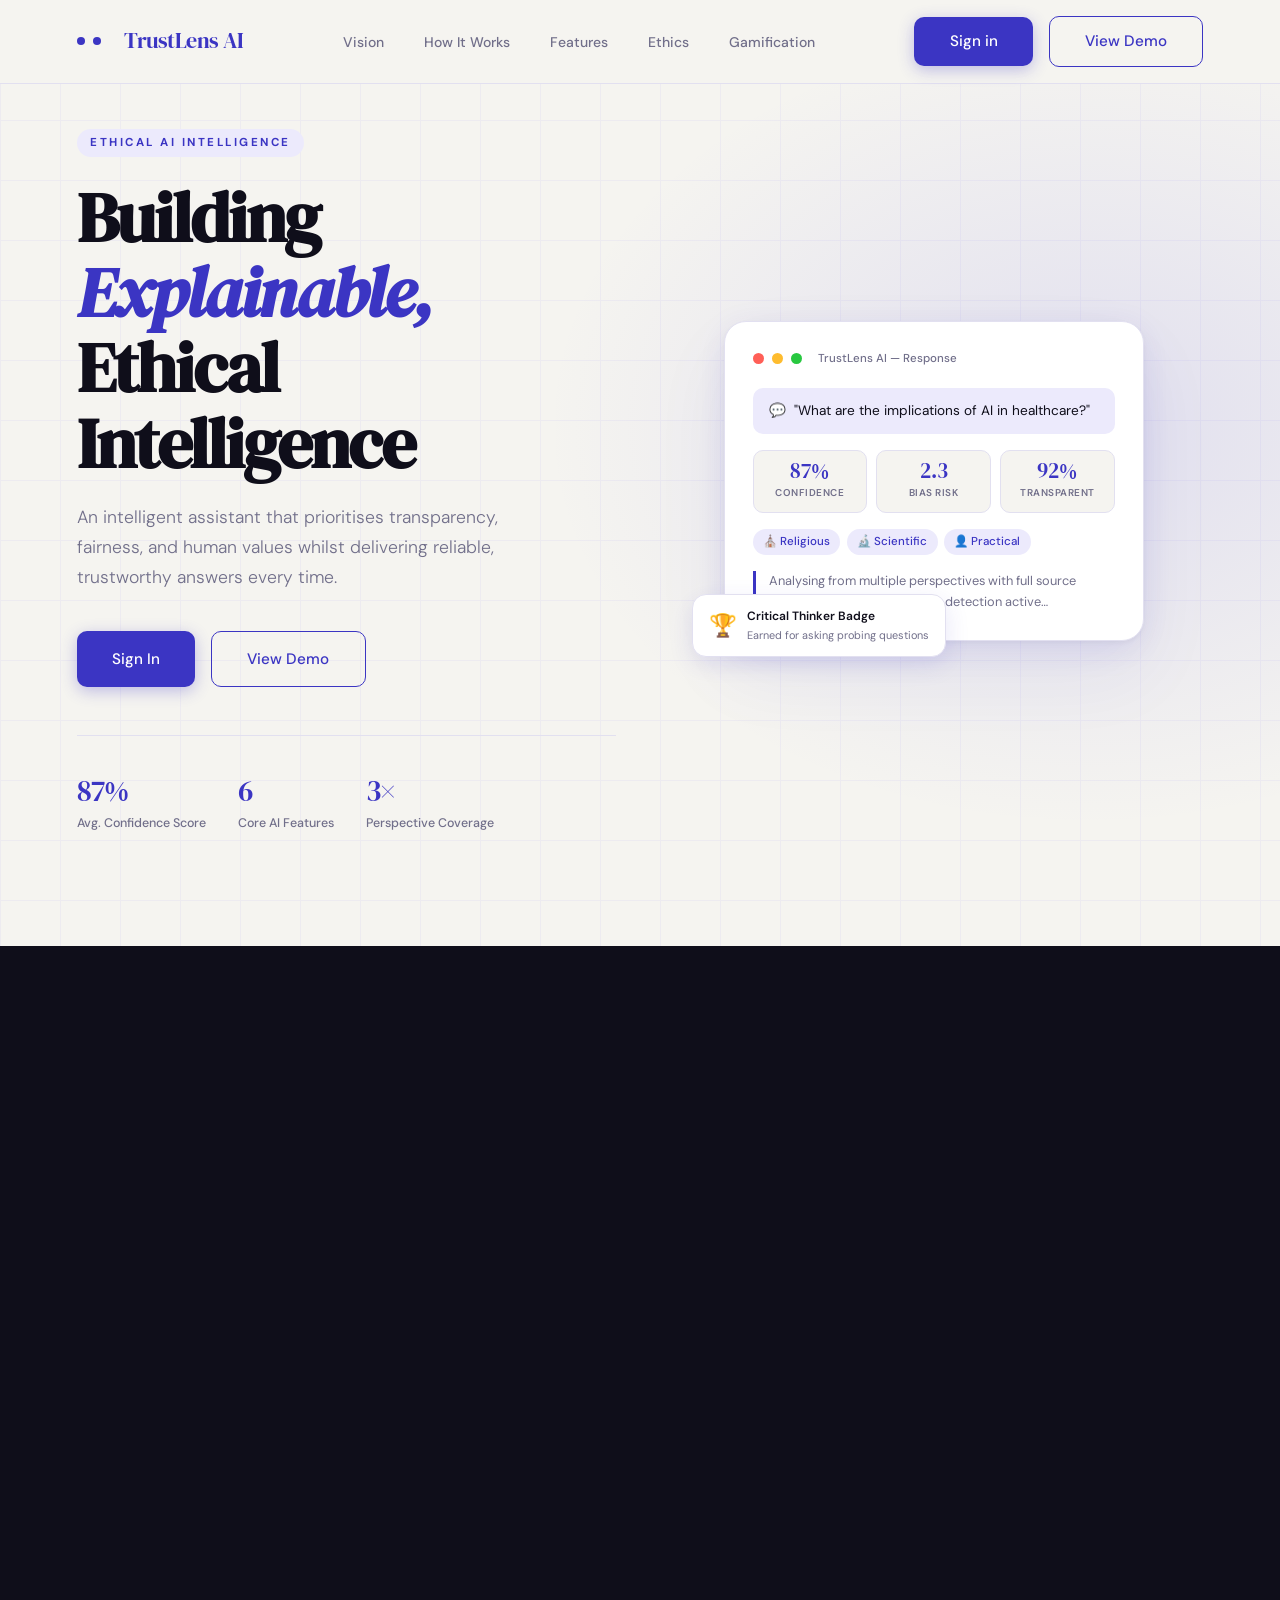
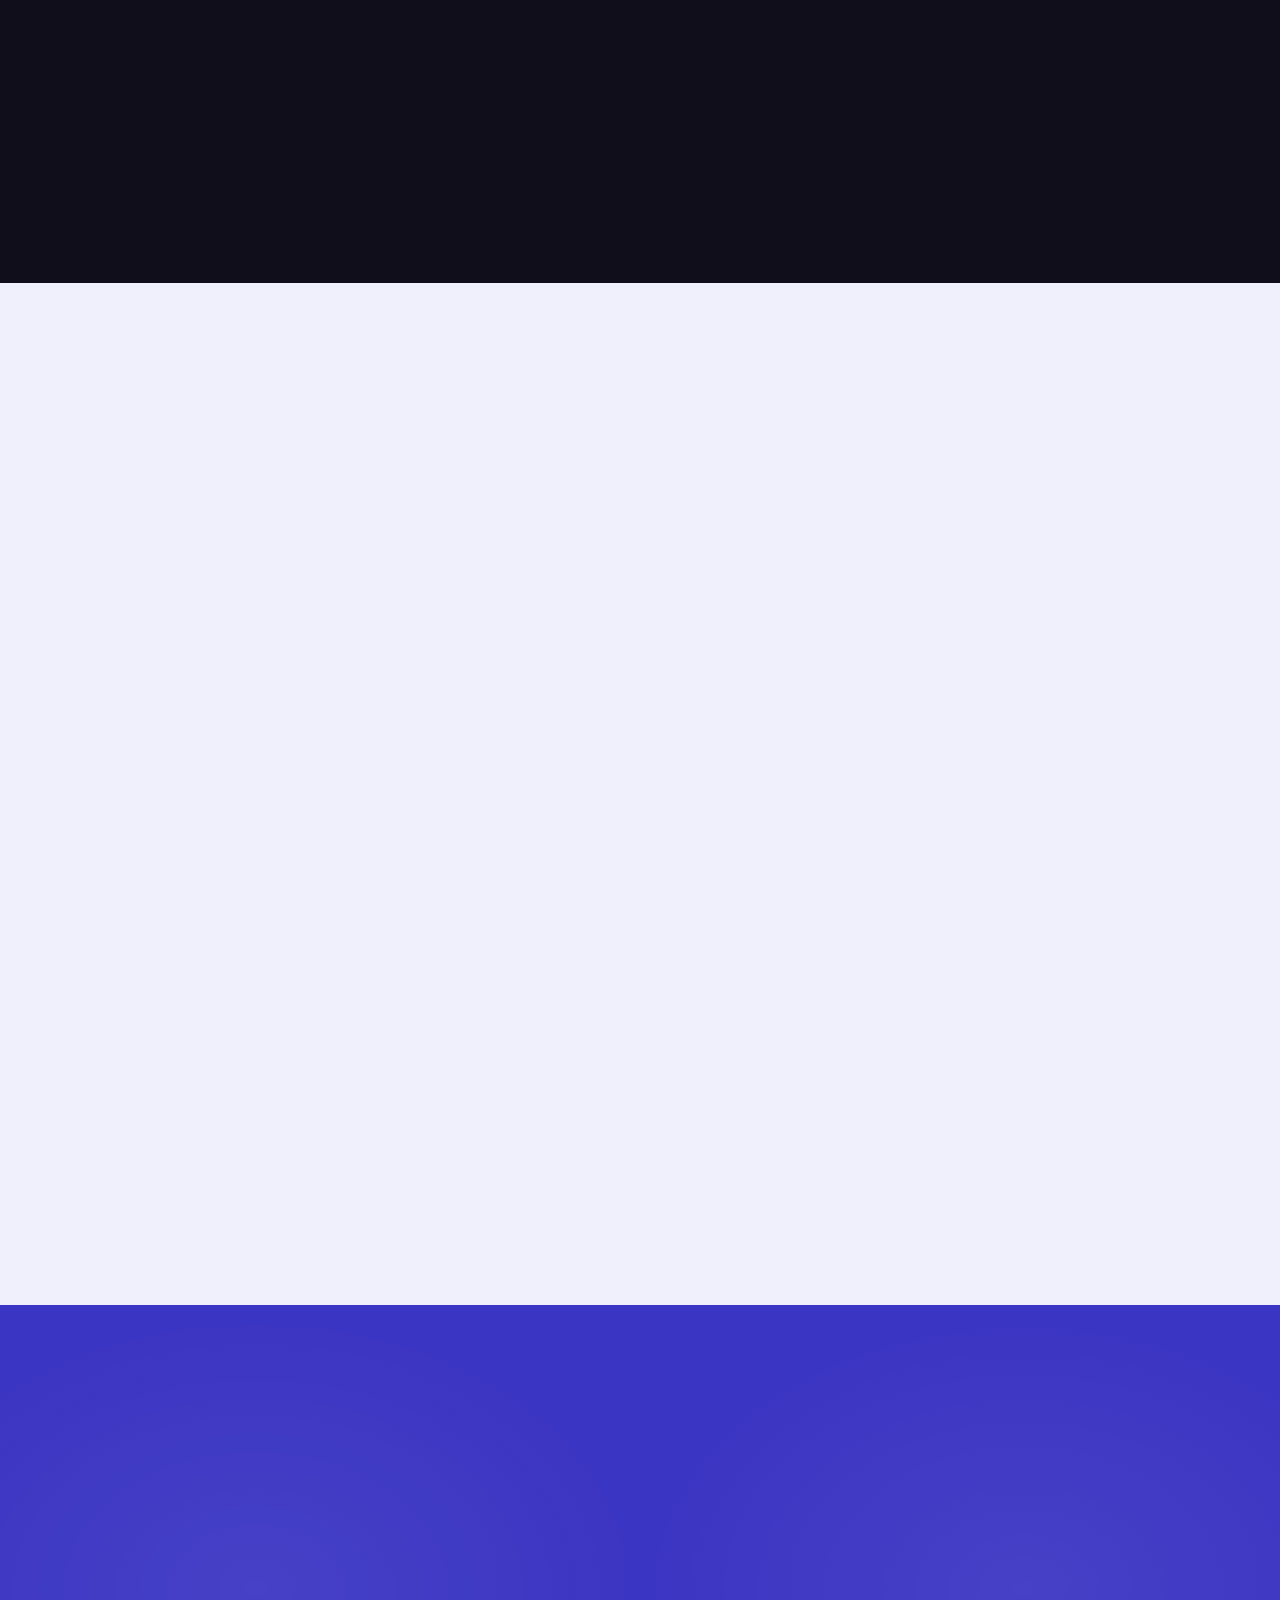
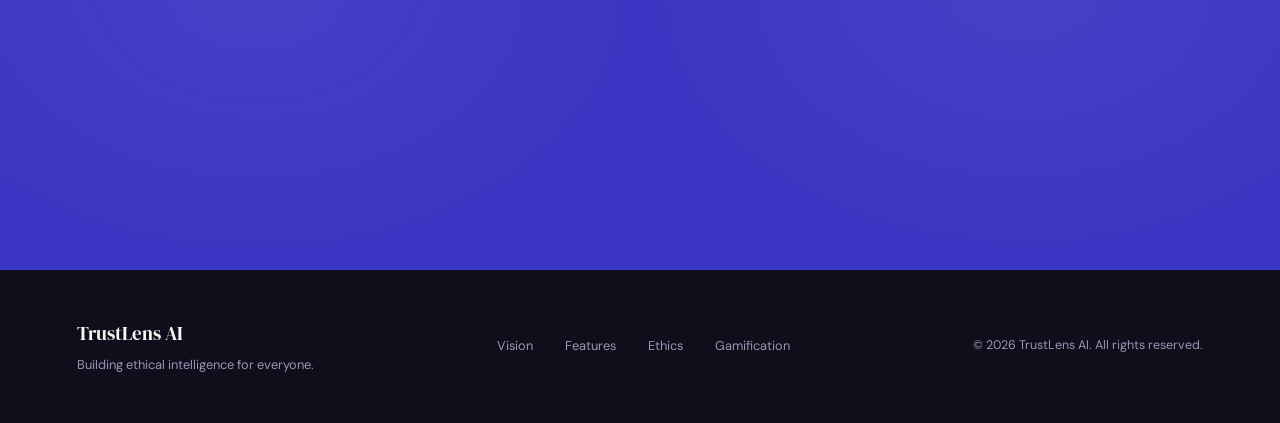
<file: index.html>
<!DOCTYPE html>
<html lang="en">
<head>
  <meta charset="UTF-8" />
  <meta name="viewport" content="width=device-width, initial-scale=1.0"/>
  <title>TrustLens AI — Explainable, Ethical Intelligence</title>
  <link href="https://fonts.googleapis.com/css2?family=DM+Serif+Display:ital@0;1&family=DM+Sans:opsz,wght@9..40,300;9..40,400;9..40,500;9..40,600;9..40,700&display=swap" rel="stylesheet"/>
  <link rel="stylesheet" href="style.css">
</head>
<body>

  <!-- ════════════ NAVBAR ════════════ -->
  <nav id="navbar">
    <div class="nav-logo">
      <div class="nav-logo-dot"></div>
     <li><a href="#vision">TrustLens AI</a></li> 
    </div>
    <ul class="nav-links">
      <li><a href="#vision">Vision</a></li>
      <li><a href="#how">How It Works</a></li>
      <li><a href="#features">Features</a></li>
      <li><a href="#ethics">Ethics</a></li>
      <li><a href="#gamification">Gamification</a></li>
    </ul>
    <div class="nav-right">
      <button class="btn-primary"><a href="sign in.html">Sign in</a></button>
    <button class="btn-outline"> <a href="TL AI demo.html">View Demo</a></button>
    </div>
    <button class="nav-hamburger" id="hamburger" aria-label="Menu">
      <span></span><span></span><span></span>
    </button>
  </nav>

  <!-- Mobile Menu -->
  <div class="mobile-menu" id="mobileMenu">
    <a href="#vision"        onclick="closeMobile()">Vision</a>
    <a href="#how"           onclick="closeMobile()">How It Works</a>
    <a href="#features"      onclick="closeMobile()">Features</a>
    <a href="#ethics"        onclick="closeMobile()">Ethics</a>
    <a href="#gamification"  onclick="closeMobile()">Gamification</a>
    <a href="#cta"           onclick="closeMobile()">Get Started</a>
  </div>

  <!-- ════════════ HERO ════════════ -->
  <section id="hero">
    <div class="hero-text reveal">
      <span class="eyebrow">Ethical AI Intelligence</span>
      <h1 class="hero-title">
        Building <em>Explainable,</em><br>Ethical Intelligence
      </h1>
      <p class="hero-desc">
        An intelligent assistant that prioritises transparency, fairness, and human values whilst delivering reliable, trustworthy answers every time.
      </p>
     <div class="hero-cta">
    <a href="sign in.html" class="btn-primary">Sign In</a>
    <a href="TL AI demo.html" class="btn-outline">View Demo</a>
</div>
      <div class="hero-stats">
        <div>
          <div class="hero-stat-num">87%</div>
          <div class="hero-stat-label">Avg. Confidence Score</div>
        </div>
        <div>
          <div class="hero-stat-num">6</div>
          <div class="hero-stat-label">Core AI Features</div>
        </div>
        <div>
          <div class="hero-stat-num">3×</div>
          <div class="hero-stat-label">Perspective Coverage</div>
        </div>
      </div>
    </div>

    <div class="hero-visual reveal" style="transition-delay:.15s">
      <div style="position:relative; width:100%; max-width:420px;">
        <div class="hero-card">
          <div class="card-topbar">
            <div class="win-dot" style="background:var(--red)"></div>
            <div class="win-dot" style="background:var(--yellow)"></div>
            <div class="win-dot" style="background:var(--green)"></div>
            <span class="card-label">TrustLens AI — Response</span>
          </div>
          <div class="card-query">
            💬 &nbsp;"What are the implications of AI in healthcare?"
          </div>
          <div class="card-metrics-row">
            <div class="c-metric">
              <div class="c-metric-val">87%</div>
              <div class="c-metric-name">Confidence</div>
            </div>
            <div class="c-metric">
              <div class="c-metric-val">2.3</div>
              <div class="c-metric-name">Bias Risk</div>
            </div>
            <div class="c-metric">
              <div class="c-metric-val">92%</div>
              <div class="c-metric-name">Transparent</div>
            </div>
          </div>
          <div class="card-persp">
            <span class="c-pill">⛪ Religious</span>
            <span class="c-pill">🔬 Scientific</span>
            <span class="c-pill">👤 Practical</span>
          </div>
          <div class="card-answer">
            Analysing from multiple perspectives with full source attribution and real-time bias detection active…
          </div>
        </div>
        <div class="hero-badge">
          <div class="hero-badge-icon">🏆</div>
          <div>
            <div class="hero-badge-text">Critical Thinker Badge</div>
            <div class="hero-badge-sub">Earned for asking probing questions</div>
          </div>
        </div>
      </div>
    </div>
  </section>

  <!-- ════════════ VISION ════════════ -->
  <section id="vision">
    <div class="vision-header reveal">
      <span class="eyebrow gold">Our Vision</span>
      <h2 class="sec-title">Intelligence That Respects<br>Human Values</h2>
      <p class="sec-sub">
        We're building an ethical, explainable, and context-aware intelligent assistant that goes beyond simple answers to ensure transparency, fairness, emotional understanding, and multiple perspectives.
      </p>
    </div>
    <div class="vision-grid">
      <div class="vision-card reveal">
        <div class="v-icon">🔍</div>
        <h3>Transparency</h3>
        <p>Clear explanations of how answers are generated and why specific conclusions are reached — always open, never a black box.</p>
      </div>
      <div class="vision-card reveal" style="transition-delay:.08s">
        <div class="v-icon">⚖️</div>
        <h3>Fairness</h3>
        <p>Bias detection and multiple viewpoints to ensure balanced, objective responses across every interaction.</p>
      </div>
      <div class="vision-card reveal" style="transition-delay:.16s">
        <div class="v-icon">💙</div>
        <h3>Emotional Understanding</h3>
        <p>Recognising user intent and emotional state to provide appropriate, empathetic responses that truly connect.</p>
      </div>
      <div class="vision-card reveal" style="transition-delay:.24s">
        <div class="v-icon">🌐</div>
        <h3>Multiple Perspectives</h3>
        <p>Presenting diverse viewpoints including religious, scientific, and practical angles for comprehensive understanding.</p>
      </div>
    </div>
    <div class="vision-footer reveal">
      Unlike conventional AI systems, TrustLens focuses on <strong>trust, responsibility, and human-centred values</strong> at every interaction.
    </div>
  </section>

  <!-- ════════════ HOW IT WORKS ════════════ -->
  <section id="how">
    <div class="reveal">
      <span class="eyebrow">Core Concept</span>
      <h2 class="sec-title">Intelligent Response System</h2>
      <p class="sec-sub">Users submit a command or query expecting more than a simple answer. TrustLens delivers a complete intelligent response system — comprehensive, trustworthy, and deeply transparent.</p>
    </div>
    <div class="how-wrap">
      <div>
        <div class="flow-steps">
          <div class="flow-step reveal">
            <div class="fs-num">01</div>
            <div>
              <h4>User Query</h4>
              <p>Command or question submitted by the user — any topic, any complexity level.</p>
            </div>
          </div>
          <div class="flow-step reveal" style="transition-delay:.08s">
            <div class="fs-num">02</div>
            <div>
              <h4>AI Processing</h4>
              <p>Context-aware analysis with ethical considerations baked into every step of reasoning.</p>
            </div>
          </div>
          <div class="flow-step reveal" style="transition-delay:.16s">
            <div class="fs-num">03</div>
            <div>
              <h4>Transparency Layer</h4>
              <p>Score, bias detection, and confidence levels computed and surfaced clearly to the user.</p>
            </div>
          </div>
          <div class="flow-step reveal" style="transition-delay:.24s">
            <div class="fs-num">04</div>
            <div>
              <h4>Complete Response</h4>
              <p>Answer, explanation, and full ethical analysis delivered alongside the final result.</p>
            </div>
          </div>
        </div>
      </div>

      <div class="reveal" style="transition-delay:.1s">
        <div class="dash-card">
          <div class="dash-topbar">
            <div class="dash-win-dot" style="background:var(--red)"></div>
            <div class="dash-win-dot" style="background:var(--yellow)"></div>
            <div class="dash-win-dot" style="background:var(--green)"></div>
            <div class="dash-url">🔒 trustlens.ai/dashboard</div>
          </div>

          <div class="dash-section">
            <div class="dash-sec-label">Transparency Scores</div>
            <div class="prog-row">
              <span class="prog-name">Confidence</span>
              <div class="prog-track"><div class="prog-fill" style="width:87%"></div></div>
              <span class="prog-pct">87%</span>
            </div>
            <div class="prog-row">
              <span class="prog-name">Transparency</span>
              <div class="prog-track"><div class="prog-fill" style="width:92%"></div></div>
              <span class="prog-pct">92%</span>
            </div>
            <div class="prog-row">
              <span class="prog-name">Source Quality</span>
              <div class="prog-track"><div class="prog-fill" style="width:78%"></div></div>
              <span class="prog-pct">78%</span>
            </div>
            <div class="prog-row">
              <span class="prog-name">Fairness</span>
              <div class="prog-track"><div class="prog-fill" style="width:83%"></div></div>
              <span class="prog-pct">83%</span>
            </div>
          </div>

          <div class="dash-section">
            <div class="dash-sec-label">Bias Detection</div>
            <div class="tag-row">
              <span class="tag tag-green">Language ✓ Low</span>
              <span class="tag tag-yellow">Source ⚠ Medium</span>
              <span class="tag tag-green">Framing ✓ Low</span>
              <span class="tag tag-green">Data ✓ Low</span>
            </div>
          </div>

          <div class="dash-section">
            <div class="dash-sec-label">Active Perspectives</div>
            <div class="tag-row">
              <span class="tag tag-indigo">⛪ Religious</span>
              <span class="tag tag-indigo">🔬 Scientific</span>
              <span class="tag tag-indigo">👤 Practical</span>
            </div>
          </div>

          <div class="dash-section">
            <div class="dash-sec-label">Emotion Detected</div>
            <div class="tag-row">
              <span class="tag tag-indigo">🔍 Curious</span>
              <span class="tag tag-green">Neutral Tone</span>
            </div>
          </div>
        </div>
      </div>
    </div>
  </section>

  <!-- ════════════ FEATURES ════════════ -->
  <section id="features">
    <div class="feat-header reveal">
      <span class="eyebrow">Key Features</span>
      <h2 class="sec-title">Everything You Need for<br>Trustworthy AI</h2>
      <p class="sec-sub">Six core capabilities that make TrustLens fundamentally different from every other AI assistant available today.</p>
    </div>

    <div class="feat-grid">

      <!-- Feature 1: Transparency Score -->
      <div class="feat-card reveal">
        <div class="f-icon">📊</div>
        <h3>AI Transparency Score</h3>
        <p>Every AI response includes a comprehensive transparency score that shows users exactly how reliable and trustworthy the answer is, building trust through complete visibility into the reasoning process.</p>
        <div class="f-metrics">
          <div class="f-metric">
            <div class="f-metric-val">87%</div>
            <div class="f-metric-name">Confidence</div>
          </div>
          <div class="f-metric">
            <div class="f-metric-val">2.3</div>
            <div class="f-metric-name">Bias Risk</div>
          </div>
          <div class="f-metric">
            <div class="f-metric-val">92%</div>
            <div class="f-metric-name">Transparency</div>
          </div>
        </div>
      </div>

      <!-- Feature 2: Multiple Perspectives -->
      <div class="feat-card reveal" style="transition-delay:.06s">
        <div class="f-icon">🌐</div>
        <h3>Multiple Perspectives Mode</h3>
        <p>Instead of a single answer, TrustLens AI presents responses from different viewpoints to reduce bias and improve understanding, helping users see issues from every angle.</p>
        <div class="f-persp">
          <div class="f-persp-pill">⛪ <strong>Religious</strong> — Sacred texts & theological principles</div>
          <div class="f-persp-pill">🔬 <strong>Scientific</strong> — Empirical evidence & peer-reviewed research</div>
          <div class="f-persp-pill">👤 <strong>Practical</strong> — Real-world applicability & daily life</div>
        </div>
      </div>

      <!-- Feature 3: Emotion Detection -->
      <div class="feat-card reveal" style="transition-delay:.12s">
        <div class="f-icon">💡</div>
        <h3>User Intent & Emotion Detection</h3>
        <p>By understanding not just what users ask but how they feel, TrustLens adapts tone, detail level, and support based on emotional context — responding more like a human would.</p>
        <div class="f-tags">
          <span class="f-tag">😕 Confusion Detection</span>
          <span class="f-tag">🔍 Curiosity Recognition</span>
          <span class="f-tag">😤 Frustration Empathy</span>
          <span class="f-tag">🚨 Distress Response</span>
        </div>
      </div>

      <!-- Feature 4: Gamification -->
      <div class="feat-card reveal" style="transition-delay:.18s">
        <div class="f-icon">🏆</div>
        <h3>Gamification System</h3>
        <p>A unique motivational system that encourages critical thinking and logical reasoning through engaging rewards, helping users become better thinkers over time.</p>
        <div class="f-badges">
          <span class="f-badge">🧠 Critical Thinker</span>
          <span class="f-badge">⚖️ Bias Detector</span>
          <span class="f-badge">🔍 Multiple Viewpoints</span>
        </div>
      </div>

      <!-- Feature 5: Ethical Conflict Detector -->
      <div class="feat-card reveal" style="transition-delay:.24s">
        <div class="f-icon">⚡</div>
        <h3>Ethical Conflict Detector</h3>
        <p>TrustLens identifies when questions involve ethical conflicts, helping users think deeper instead of blindly accepting answers to complex moral questions.</p>
        <div class="ec-list">
          <div class="ec-item">
            <h5>Freedom vs Belief</h5>
            <p>Personal liberty in conflict with religious or cultural traditions</p>
          </div>
          <div class="ec-item">
            <h5>Short-term Gain vs Long-term Impact</h5>
            <p>Immediate benefits that may create lasting problems</p>
          </div>
        </div>
      </div>

      <!-- Feature 6: Bias Detection -->
      <div class="feat-card reveal" style="transition-delay:.30s">
        <div class="f-icon">🛡️</div>
        <h3>Bias Detection System</h3>
        <p>The AI proactively checks its own answers for bias, ensuring transparency and building trust with users through complete honesty.</p>
        <div class="bias-det-grid">
          <div class="bias-det-item">
            <h5>Language Analysis</h5>
            <p>Scans for unfair language, stereotypes, or discriminatory wording</p>
          </div>
          <div class="bias-det-item">
            <h5>Source Evaluation</h5>
            <p>Assesses reliability and potential bias in source materials</p>
          </div>
          <div class="bias-det-item">
            <h5>Marked Sections</h5>
            <p>Clearly flags potentially biased parts of answers</p>
          </div>
          <div class="bias-det-item">
            <h5>Alt. Viewpoints</h5>
            <p>Automatically presents counterarguments when bias is detected</p>
          </div>
        </div>
        <div class="bias-highlight">
          <strong>Trust Through Transparency:</strong> Users can see exactly where potential bias exists and make their own informed judgments.
        </div>
      </div>

    </div>
  </section>

  <!-- ════════════ ARCHITECTURE ════════════ -->
  <section id="architecture">
    <div class="reveal">
      <span class="eyebrow">Website Architecture</span>
      <h2 class="sec-title">User Flow &<br>Application Structure</h2>
      <p class="sec-sub">A full-featured web application designed for seamless interaction between users and the intelligent assistant, with intuitive navigation throughout.</p>
    </div>

    <div class="arch-wrap">
      <div class="arch-steps">
        <div class="arch-step reveal">
          <div class="arch-num">01</div>
          <div>
            <h4>Login / Signup</h4>
            <p>Secure authentication and user profile creation with personalised settings and preference management for a tailored experience.</p>
          </div>
        </div>
        <div class="arch-step reveal" style="transition-delay:.08s">
          <div class="arch-num">02</div>
          <div>
            <h4>Dashboard</h4>
            <p>Overview of all interactions, badges earned, and transparency metrics across every session — your personal AI intelligence hub.</p>
          </div>
        </div>
        <div class="arch-step reveal" style="transition-delay:.16s">
          <div class="arch-num">03</div>
          <div>
            <h4>AI Assistant Interface</h4>
            <p>Interactive chat with multi-perspective responses, real-time bias detection, emotion awareness, and full ethical analysis built in.</p>
          </div>
        </div>
        <div class="arch-step reveal" style="transition-delay:.24s">
          <div class="arch-num">04</div>
          <div>
            <h4>Query History & Achievements</h4>
            <p>Full transparency into past interactions and earned achievements that track your critical thinking and learning journey over time.</p>
          </div>
        </div>
      </div>

      <div class="arch-visual reveal" style="transition-delay:.1s">
        <div class="arch-phone">
          <div class="arch-phone-bar">
            <span>TrustLens AI Chat</span>
            <span class="status">● Active — All systems online</span>
          </div>
          <div class="arch-phone-body">
            <div class="aph-msg-out">
              Is it ethical to use AI for medical diagnoses?
            </div>
            <div class="aph-msg-in">
              Great question — I've detected ethical complexity here. Let me respond from multiple angles with full transparency.
            </div>
            <div class="aph-score-row">
              <span class="aph-score">Confidence: 89%</span>
              <span class="aph-score">Bias Risk: 1.8</span>
              <span class="aph-score">Transparent: 94%</span>
            </div>
            <div class="aph-msg-in">
              🔬 <strong>Scientific:</strong> Studies show AI diagnoses match specialist accuracy in imaging tasks…<br><br>
              ⚖️ <strong>Ethical Conflict Detected:</strong> Efficiency vs. human accountability — both sides presented below.
            </div>
            <div class="aph-input">
              <div class="aph-input-field">Ask a follow-up question…</div>
              <button class="aph-send">→</button>
            </div>
          </div>
        </div>
      </div>
    </div>
  </section>

  <!-- ════════════ ETHICAL CONFLICTS ════════════ -->
  <section id="ethics">
    <div class="eth-header reveal">
      <span class="eyebrow gold">Ethical Intelligence</span>
      <h2 class="sec-title">Surfacing Complexity,<br>Not Hiding It</h2>
      <p class="sec-sub">TrustLens AI identifies when questions involve ethical conflicts, helping users think deeper instead of blindly accepting oversimplified answers.</p>
    </div>
    <div class="eth-grid">
      <div class="eth-card reveal">
        <h3>Freedom vs Belief</h3>
        <p>When personal liberty conflicts with religious or cultural traditions, the system highlights the tension and presents arguments from both sides without judgement or bias.</p>
      </div>
      <div class="eth-card reveal" style="transition-delay:.08s">
        <h3>Personal Choice vs Tradition</h3>
        <p>Examines when individual preferences challenge established customs, carefully weighing personal autonomy against community values and broader social context.</p>
      </div>
      <div class="eth-card reveal" style="transition-delay:.16s">
        <h3>Short-term Gain vs Long-term Impact</h3>
        <p>Identifies when immediate benefits might create future problems, actively encouraging sustainable and thoughtful long-term decision-making approaches.</p>
      </div>
    </div>
    <div class="eth-footer reveal">
      By surfacing these conflicts explicitly, the AI encourages users to consider <strong>consequences, values, and trade-offs</strong> — rather than seeking simple answers to complex ethical questions.
    </div>
  </section>

  <!-- ════════════ GAMIFICATION ════════════ -->
  <section id="gamification">
    <div class="reveal">
      <span class="eyebrow">Gamification System</span>
      <h2 class="sec-title">Earn Badges,<br>Think Better</h2>
      <p class="sec-sub">A unique motivational system that rewards critical thinking, logical reasoning, and open-minded exploration through engaging achievements.</p>
    </div>

    <div class="gam-wrap">
      <div class="gam-badges">
        <div class="gam-badge-card reveal">
          <div class="gam-badge-icon">🧠</div>
          <div>
            <h4>Critical Thinker Badge</h4>
            <p>Earned by asking probing questions, challenging assumptions, and consistently seeking evidence-based answers rather than accepting the first response.</p>
          </div>
        </div>
        <div class="gam-badge-card reveal" style="transition-delay:.08s">
          <div class="gam-badge-icon">⚖️</div>
          <div>
            <h4>Bias Detector Badge</h4>
            <p>Granted when users identify potential bias in responses and proactively request alternative perspectives to build a more balanced view.</p>
          </div>
        </div>
        <div class="gam-badge-card reveal" style="transition-delay:.16s">
          <div class="gam-badge-icon">🔍</div>
          <div>
            <h4>Multiple Viewpoints Badge</h4>
            <p>Recognises users who actively explore different angles and consider diverse opinions before arriving at a personal conclusion.</p>
          </div>
        </div>
      </div>

      <div class="gam-right reveal" style="transition-delay:.1s">
        <div class="gam-benefit">
          <h4>Encourages Better Questioning</h4>
          <p>Users learn to formulate more precise, thoughtful queries that yield higher-quality, more comprehensive responses from the AI system.</p>
        </div>
        <div class="gam-benefit">
          <h4>Promotes Logical Thinking</h4>
          <p>Badges reward analytical reasoning, evidence evaluation, and systematic problem-solving approaches that make users sharper thinkers.</p>
        </div>
        <div class="gam-score-preview">
          <h4>POINT SYSTEM</h4>
          <div class="gam-points-row">
            <span>Ask a probing follow-up question</span>
            <span class="gam-pts">+15 pts</span>
          </div>
          <div class="gam-points-row">
            <span>Identify bias in a response</span>
            <span class="gam-pts">+25 pts</span>
          </div>
          <div class="gam-points-row">
            <span>Request all 3 perspectives</span>
            <span class="gam-pts">+20 pts</span>
          </div>
          <div class="gam-points-row">
            <span>Challenge an AI conclusion</span>
            <span class="gam-pts">+30 pts</span>
          </div>
          <div class="gam-points-row">
            <span>Complete daily critical challenge</span>
            <span class="gam-pts">+50 pts</span>
          </div>
        </div>
      </div>
    </div>
  </section>

  <!-- ════════════ CTA ════════════ -->
  <section id="cta">
    <div class="reveal">
      <h2 class="sec-title">Ready to Experience<br>Trustworthy AI?</h2>
      <p class="sec-sub">
        Join TrustLens AI and interact with an assistant that respects your intelligence, your values, and your right to understand every answer it gives.
      </p>
      <div class="cta-btns">
        <button class="btn-cta-white">Get Started Free</button>
        <button class="btn-cta-ghost" onclick="scrollTo('#how')">View Demo</button>
      </div>
    </div>
  </section>

  <!-- ════════════ FOOTER ════════════ -->
  <footer>
    <div class="footer-left">
      <div class="footer-logo">TrustLens AI</div>
      <div class="footer-tagline">Building ethical intelligence for everyone.</div>
    </div>
    <div class="footer-links">
      <a href="#vision">Vision</a>
      <a href="#features">Features</a>
      <a href="#ethics">Ethics</a>
      <a href="#gamification">Gamification</a>
    </div>
    <div class="footer-copy">© 2026 TrustLens AI. All rights reserved.</div>
  </footer>
  <script src="script.js"></script>
</body>
</html>
</file>
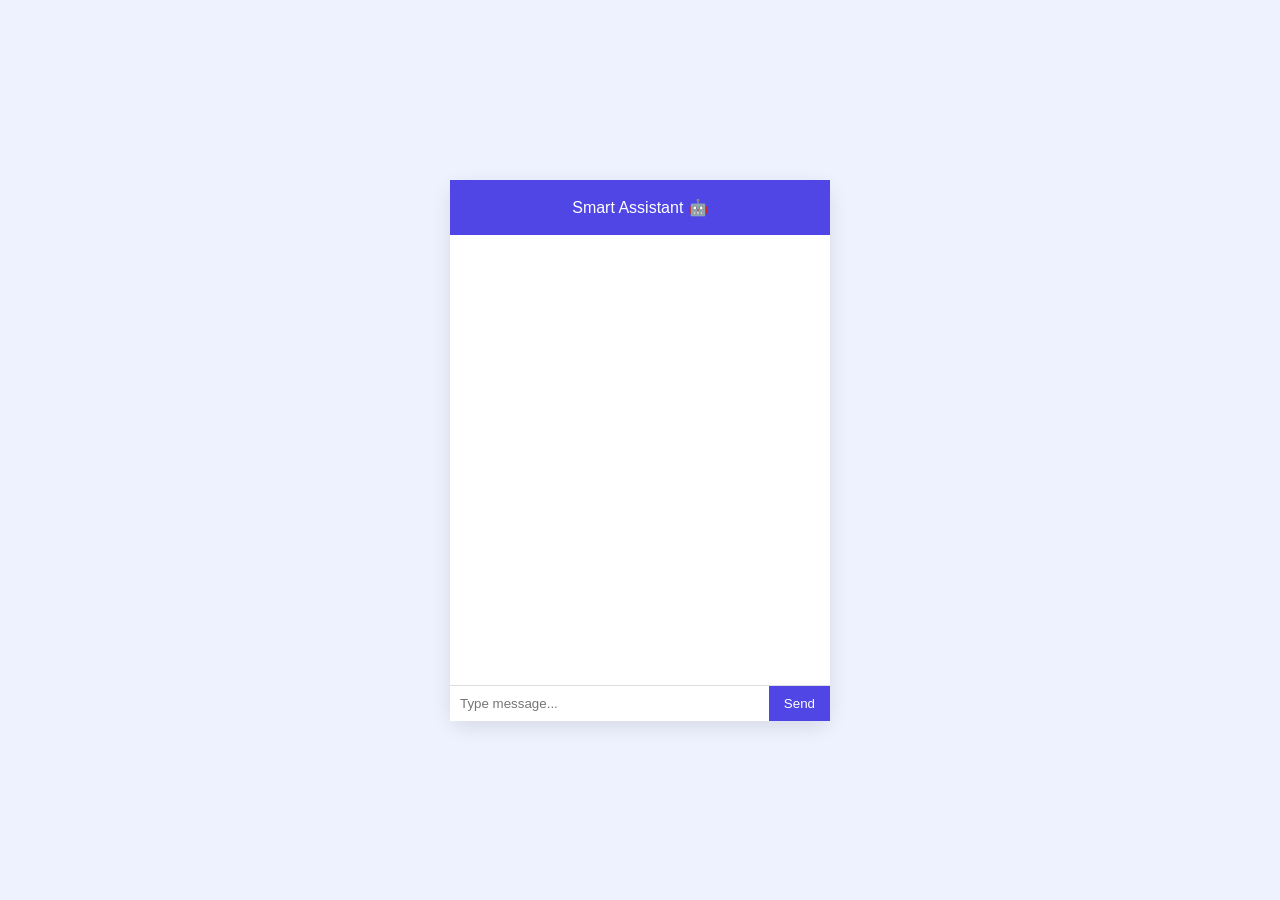
<file: chatbot.html>
<!DOCTYPE html>
<html lang="en">
<head>
<meta charset="UTF-8">
<meta name="viewport" content="width=device-width, initial-scale=1.0">
<title>Smart Assistant Chatbot</title>

<style>
body {
    font-family: Arial, sans-serif;
    background: #eef2ff;
    margin: 0;
    display: flex;
    justify-content: center;
    align-items: center;
    height: 100vh;
}
.chat-box {
    width: 380px;
    background: #fff;
    border-radius: 15px;
    box-shadow: 0 6px 20px rgba(0,0,0,0.1);
    display: flex;
    flex-direction: column;
}
.header {
    background: #4f46e5;
    color: #fff;
    padding: 18px;
    text-align: center;
}
.messages {
    height: 420px;
    padding: 15px;
    overflow-y: auto;
    display: flex;
    flex-direction: column;
    gap: 10px;
}
.msg {
    max-width: 80%;
    padding: 10px;
    border-radius: 10px;
    white-space: pre-line;
}
.user {
    align-self: flex-end;
    background: #4f46e5;
    color: white;
}
.bot {
    align-self: flex-start;
    background: #f1f5f9;
}
.input-box {
    display: flex;
    border-top: 1px solid #ddd;
}
.input-box input {
    flex: 1;
    padding: 10px;
    border: none;
    outline: none;
}
.input-box button {
    background: #4f46e5;
    color: white;
    border: none;
    padding: 10px 15px;
    cursor: pointer;
}
</style>
</head>

<body>

<div class="chat-box">
    <div class="header">
        <a href="index.html" style="color:white;text-decoration:none;">
            Smart Assistant 🤖
        </a>
    </div>

    <div class="messages" id="messages"></div>

    <div class="input-box">
        <input id="userInput" placeholder="Type message..." />
        <button onclick="sendMessage()">Send</button>
    </div>
</div>

<script>
const messages = document.getElementById("messages");
const input = document.getElementById("userInput");

function addMessage(text, sender) {
    const msg = document.createElement("div");
    msg.className = "msg " + sender;
    msg.innerText = text;
    messages.appendChild(msg);
    messages.scrollTop = messages.scrollHeight;
}
// ✅ BOT LOGIC (BRIEF + SMART)
function getBotReply(text) {
    text = text.toLowerCase();

   if (text.includes("hello") || text.includes("hi"))
    return `🧠 Insight:
Hello! I’m your Smart Assistant, designed to support you with meaningful guidance across different areas of life.

⚖️ Support:
Whether it’s health, studies, emotions, or decisions, I aim to provide balanced and thoughtful responses.

🌱 Value:
Clear communication helps in better understanding and decision-making.

✨ Thought:
Feel free to ask anything. Every question is a step toward clarity and growth.`;

if (text.includes("fever"))
    return `🧠 Insight:
Fever is usually a natural response of the body fighting infection, indicating that your immune system is active.

⚖️ Advice:
Ensure proper rest, drink plenty of fluids, and take basic medication like paracetamol if required.

🌱 Care:
Avoid cold foods and monitor your temperature regularly.

✨ Note:
If the fever is very high, lasts more than a few days, or is accompanied by other symptoms, consult a doctor immediately.`;

if (text.includes("study"))
    return `🧠 Insight:
Effective studying is about quality and consistency rather than spending long hours without focus.

⚖️ Strategy:
Use techniques like the Pomodoro method (25 minutes study + 5 minutes break) to improve concentration.

🌱 Tip:
Revise regularly and practice active recall to strengthen memory.

✨ Thought:
Small, consistent efforts every day lead to strong academic success over time.`;

if (text.includes("stress"))
    return `🧠 Insight:
Stress often occurs when mental or emotional pressure becomes difficult to manage, affecting focus and well-being.

⚖️ Advice:
Take short breaks, practice deep breathing, and organize your tasks to reduce overload.

🌱 Care:
Engage in activities like walking, music, or meditation to calm your mind.

✨ Thought:
A relaxed and balanced mind helps you think clearly and make better decisions in challenging situations.`;

if (text.includes("life"))
    return `🧠 Insight:
Life is shaped by the decisions you make and the values you choose to follow consistently.

⚖️ Ethics:
Making decisions based on integrity and long-term thinking brings peace and stability.

🌱 Growth:
Focus on learning, patience, and self-improvement instead of comparing with others.

✨ Reflection:
Success is not instant; it is built gradually through discipline, effort, and the right mindset.`;

if (text.includes("god") || text.includes("faith"))
    return `🧠 Insight:
Faith provides inner strength, hope, and emotional stability, especially during difficult or uncertain times.

⚖️ Balance:
While trusting in God, it is equally important to take practical actions and responsibilities in life.

🌱 Guidance:
Stay positive, pray or reflect regularly, and keep your mindset strong.

✨ Reflection:
Faith combined with consistent effort creates powerful outcomes and leads to true peace.`;

if (text.includes("sad"))
    return `🧠 Insight:
Feeling sad is a natural human emotion that everyone experiences at different stages of life.

⚖️ Support:
It is important to acknowledge your feelings instead of ignoring them and talk to someone you trust.

🌱 Healing:
Engage in activities that bring comfort and allow yourself time to recover emotionally.

✨ Thought:
Difficult moments are temporary and often help you grow stronger and more resilient.`;

return `🧠 Insight:
I am continuously learning to provide better guidance.

⚖️ Suggestion:
You can ask about health, life, studies, or daily challenges.

🌱 Value:
Every question helps improve understanding.

✨ Thought:
Keep asking, keep learning, and keep growing 🌱`;

    return "🤖 I'm learning. Ask about health, life, or study.";
}

function sendMessage() {
    const text = input.value.trim();
    if (!text) return;

    addMessage(text, "user");
    input.value = "";

    setTimeout(() => {
        addMessage(getBotReply(text), "bot");
    }, 500);
}

input.addEventListener("keypress", function(e) {
    if (e.key === "Enter") sendMessage();
});
</script>

</body>
</html>
</file>
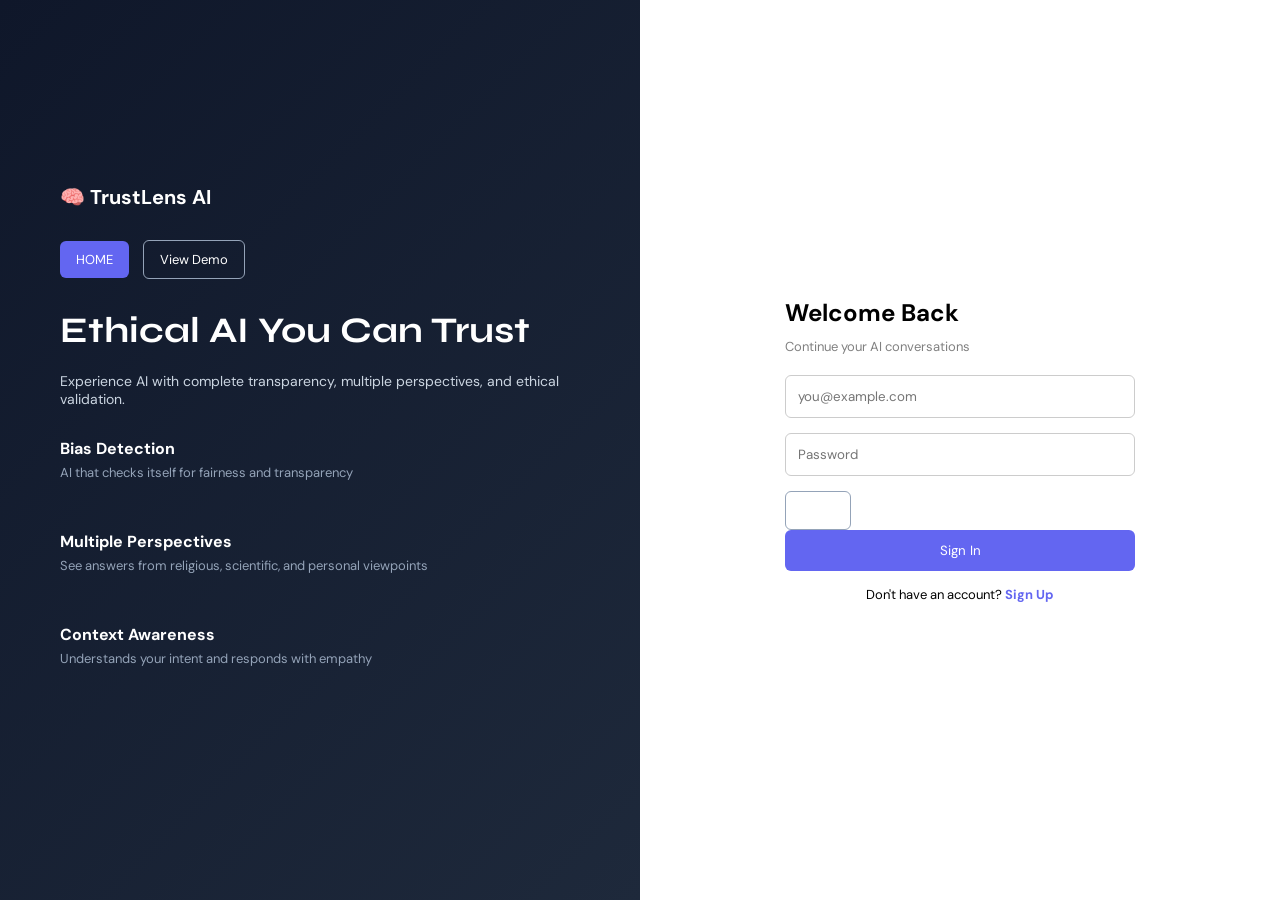
<file: sign in.html>
<!DOCTYPE html>
<html lang="en">
<head>
  <meta charset="UTF-8">
  <title>TrustLens AI</title>
  <meta name="viewport" content="width=device-width, initial-scale=1.0">

  <!-- Google Fonts -->
  <link href="https://fonts.googleapis.com/css2?family=Syne:wght@600;700&family=DM+Sans:wght@300;400;500&display=swap" rel="stylesheet">

  <style>
    * {
      margin: 0;
      padding: 0;
      box-sizing: border-box;
      font-family: 'DM Sans', sans-serif;
    }

    body {
      display: flex;
      height: 100vh;
      background: #f5f6fa;
    }

    .container {
      display: flex;
      width: 100%;
    }

    /* LEFT SIDE */
    .left {
      width: 50%;
      background: linear-gradient(135deg, #0f172a, #1e293b);
      color: white;
      padding: 60px;
      display: flex;
      flex-direction: column;
      justify-content: center;
    }

    .logo {
      font-size: 20px;
      margin-bottom: 30px;
      font-weight: bold;
    }

    .nav-cta {
      margin-bottom: 30px;
    }

    .nav-cta a {
      text-decoration: none;
      margin-right: 10px;
    }

    .btn-primary, .btn-outline {
      padding: 10px 16px;
      border-radius: 6px;
      border: none;
      cursor: pointer;
      font-size: 13px;
      display: inline-block;
    }

    .btn-primary {
      background: #6366f1;
      color: white;
    }

    .btn-primary:hover {
      background: #4f46e5;
    }

    .btn-outline {
      background: transparent;
      border: 1px solid #94a3b8;
      color: white;
    }

    .btn-outline:hover {
      background: #1e293b;
    }

    .left h1 {
      font-family: 'Syne', sans-serif;
      font-size: 36px;
      margin-bottom: 20px;
    }

    .left p {
      font-size: 14px;
      color: #cbd5e1;
      margin-bottom: 30px;
    }

    .feature {
      margin-bottom: 20px;
    }

    .feature h4 {
      font-size: 16px;
      margin-bottom: 5px;
    }

    .feature p {
      font-size: 13px;
      color: #94a3b8;
    }

    /* RIGHT SIDE */
    .right {
      width: 50%;
      display: flex;
      justify-content: center;
      align-items: center;
      background: #ffffff;
    }

    .login-box {
      width: 350px;
    }

    .login-box h2 {
      margin-bottom: 10px;
    }

    .login-box p {
      font-size: 13px;
      color: gray;
      margin-bottom: 20px;
    }

    input {
      width: 100%;
      padding: 12px;
      margin-bottom: 15px;
      border-radius: 6px;
      border: 1px solid #ccc;
    }

    button {
      width: 100%;
      padding: 12px;
      background: #6366f1;
      color: white;
      border: none;
      border-radius: 6px;
      cursor: pointer;
    }

    button:hover {
      background: #4f46e5;
    }

    .signup {
      text-align: center;
      font-size: 13px;
      margin-top: 15px;
    }

    .signup a {
      text-decoration: none;
      color: #6366f1;
      font-weight: bold;
    }

    /* Responsive */
    @media(max-width: 768px) {
      .container {
        flex-direction: column;
      }
      .left, .right {
        width: 100%;
        height: auto;
      }
    }
  </style>
</head>

<body>

<div class="container">

  <!-- LEFT PANEL -->
  <div class="left">
    <div class="logo">🧠 TrustLens AI</div>

    <div class="nav-cta">
      <a href="index.html" class="btn-primary">HOME</a>
      <a href="index.html" class="btn-outline">View Demo</a>
    </div>

    <h1>Ethical AI You Can Trust</h1>
    <p>Experience AI with complete transparency, multiple perspectives, and ethical validation.</p>

    <div class="feature">
      <h4>Bias Detection</h4>
      <p>AI that checks itself for fairness and transparency</p>
    </div>

    <div class="feature">
      <h4>Multiple Perspectives</h4>
      <p>See answers from religious, scientific, and personal viewpoints</p>
    </div>

    <div class="feature">
      <h4>Context Awareness</h4>
      <p>Understands your intent and responds with empathy</p>
    </div>
  </div>

  <!-- RIGHT PANEL -->
  <div class="right">
    <div class="login-box">
      <h2>Welcome Back</h2>
      <p>Continue your AI conversations</p>

      <form action="trustlens-ai.html">
        <input type="email" placeholder="you@example.com" required>
        <input type="password" placeholder="Password" required>
     <a href="chatbot.html" class="btn-outline">LogIn</a>
        <button type="submit">Sign In</button>
      </form>

      <div class="signup">
        Don't have an account? <a href="#">Sign Up</a>
      </div>
    </div>
  </div>

</div>

</body>
</html>
</file>
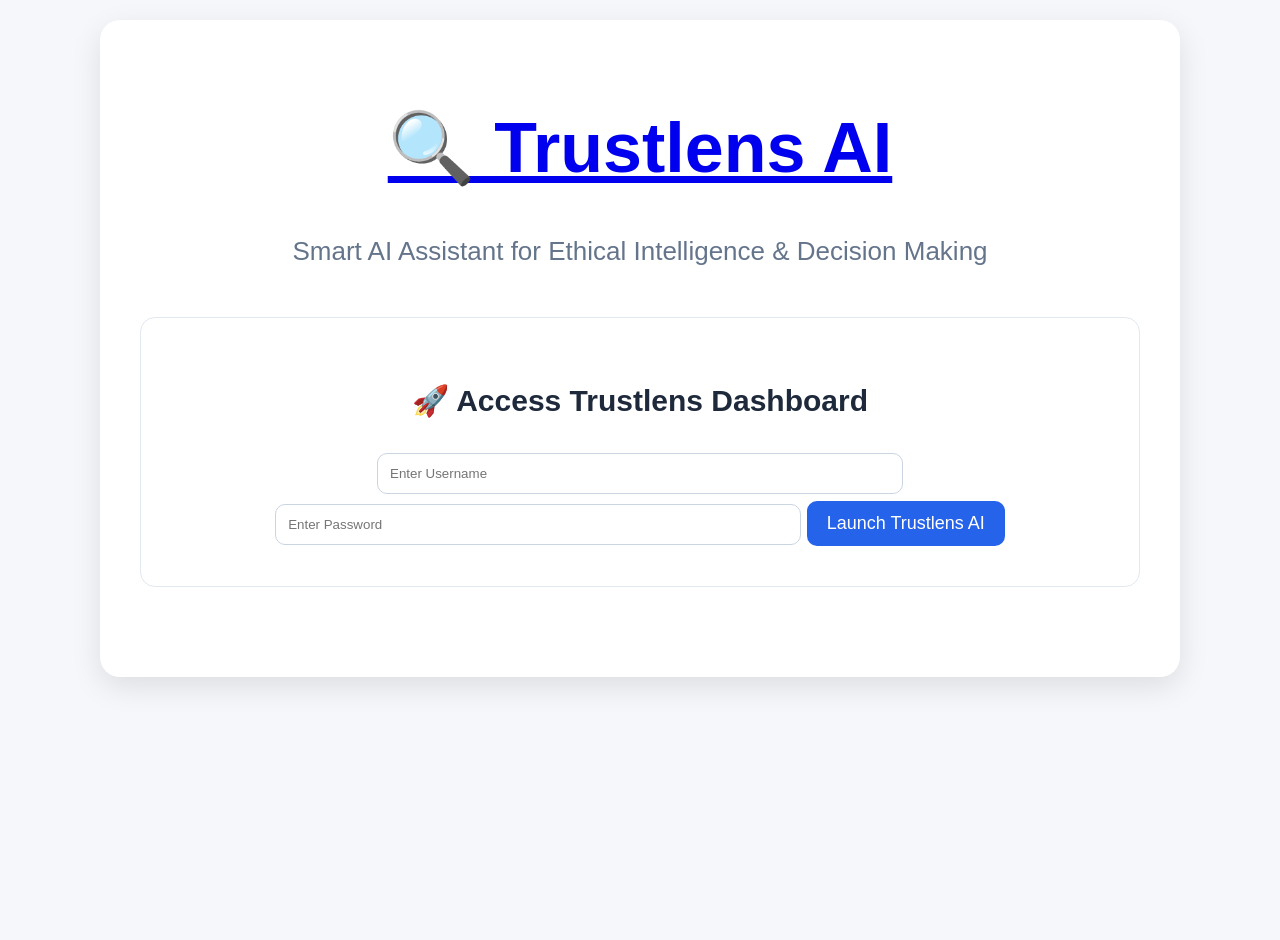
<file: TL AI demo.html>
<!DOCTYPE html>
<html lang="en">
<head>
    <meta charset="UTF-8">
    <meta name="viewport" content="width=device-width, initial-scale=1.0">
    <title>Trustlens AI</title>
    <style>
body {
    font-family: 'Segoe UI', Tahoma, Geneva, Verdana, sans-serif;
    margin: 0;
    padding: 20px;
    font-size: 20px;
    background: #f5f7fb; /* light background */
    color: #1e293b;
    min-height: 100vh;
}

.container {
    max-width: 1000px;
    margin: auto;
    background: #ffffff;
    padding: 40px;
    border-radius: 20px;
    box-shadow: 0 10px 30px rgba(0,0,0,0.1);
}

h1 {
    text-align: center;
    color: #2563eb;
    font-size: 3.5em;
}

.subtitle {
    text-align: center;
    color: #64748b;
    font-size: 1.3em;
    margin-bottom: 40px;
}

.feature {
    margin: 25px 0;
    padding: 25px;
    border-left: 5px solid #2563eb;
    background: #f8fafc;
    border-radius: 12px;
    transition: 0.3s;
}

.feature:hover {
    transform: translateY(-5px);
    box-shadow: 0 10px 20px rgba(37,99,235,0.15);
}

button {
    background: #2563eb;
    color: white;
    padding: 12px 20px;
    font-size: 18px;
    border: none;
    border-radius: 10px;
    cursor: pointer;
}

button:hover {
    background: #1d4ed8;
}

textarea, input {
    width: 100%;
    max-width: 500px;
    padding: 12px;
    border: 1px solid #cbd5e1;
    border-radius: 10px;
    margin-top: 10px;
    background: white;
    color: black;
}

#chat {
    border: 1px solid #cbd5e1;
    height: 300px;
    overflow-y: scroll;
    padding: 15px;
    background: #ffffff; /* WHITE chat background */
    border-radius: 10px;
}

#chat p.user {
    background: #dbeafe;
    padding: 8px;
    border-radius: 8px;
    margin-left: 20%;
}

#chat p.ai {
    background: #ede9fe;
    padding: 8px;
    border-radius: 8px;
    margin-right: 20%;
}

.login {
    text-align: center;
    margin: 50px 0;
    background: #ffffff;
    padding: 40px;
    border-radius: 15px;
    border: 1px solid #e2e8f0;
}

#badge {
    font-size: 40px;
    text-align: center;
    color: #f59e0b;
    font-weight: bold;
}

.trustlens-badge {
    background: #e0f2fe;
    color: #0369a1;
    padding: 15px;
    border-radius: 30px;
    text-align: center;
    font-weight: bold;
}

.result {
    margin-top: 10px;
    padding: 10px;
    border-radius: 8px;
}

.success {
    background: #dcfce7;
    border-left: 4px solid #22c55e;
}

.warning {
    background: #fef3c7;
    border-left: 4px solid #f59e0b;
}

.info {
    background: #dbeafe;
    border-left: 4px solid #3b82f6;
}
</style>
</head>
<body>
    <div class="container">
        <h1><a href="index.html">🔍 Trustlens AI</a></h1>
        <p class="subtitle">Smart AI Assistant for Ethical Intelligence & Decision Making</p>
        
        <div class="login" id="login-section">
            <h2>🚀 Access Trustlens Dashboard</h2>
            <input type="text" placeholder="Enter Username" id="username">
            <input type="password" placeholder="Enter Password" id="password">
            <button onclick="login()">Launch Trustlens AI</button>
        </div>
        
        <div id="main-content" style="display:none;">
            <div class="trustlens-badge">🌟 Welcome to Trustlens AI - Your Smart Ethical Companion</div>
            
            <div class="feature">
                <h3>1️⃣ Ethical Conflict Detection</h3>
                <p>Advanced scanning for ethical dilemmas in real-time decisions.</p>
                <textarea id="conflictText" rows="4" placeholder="Describe your scenario or decision..."></textarea>
                <button onclick="detectConflict()">🔎 Analyze Conflicts</button>
                <div id="conflictResult" class="result"></div>
            </div>
            
            <div class="feature">
                <h3>2️⃣ Bias Detector</h3>
                <p>Precision bias identification across language and data.</p>
                <textarea id="biasText" rows="4" placeholder="Input text or dataset sample..."></textarea>
                <button onclick="detectBias()">📈 Detect Bias</button>
                <div id="biasResult" class="result"></div>
            </div>
            
            <div class="feature">
                <h3>3️⃣ Smart Translation</h3>
                <p>Context-aware multilingual translation engine.</p>
                <input type="text" id="engText" placeholder="Enter text to translate">
                <button onclick="translateSmart()">🤖 Translate Smartly</button>
                <div id="translateResult" class="result"></div>
            </div>
            
            <div class="feature">
                <h3>4️⃣ Multi-AI Inspector</h3>
                <p>Comprehensive transparency audit for AI ecosystems.</p>
                <button onclick="inspectAI()">🛡️ Full System Audit</button>
                <div id="aiResult" class="result info">Audit ready. Click to scan.</div>
            </div>
            
            <div class="feature">
                <h3>5️⃣ AI Assistant</h3>
                <p>Intelligent conversational partner for complex queries.</p>
                <div id="chat"></div>
                <div style="display:flex; gap:10px;">
                    <input type="text" id="chatInput" placeholder="Chat with Trustlens AI..." onkeypress="if(event.key==='Enter') sendMessage()">
                    <button onclick="sendMessage()">📤 Send</button>
                </div>
            </div>
            
            <div class="feature">
                <h3>6️⃣ Achievement Badges</h3>
                <p>Smart badges for milestones and ethical achievements.</p>
                <div id="badge">🏆 Ethical Pioneer</div>
                <button onclick="earnBadge()">🎖️ Earn Elite Badge</button>
            </div>
            
            <div class="feature">
                <h3>7️⃣ AI Thinker</h3>
                <p>Deep reasoning engine for strategic insights.</p>
                <button onclick="think()">🧠 Activate Deep Think</button>
                <div id="thinkResult" class="result"></div>
            </div>
            
            <div class="feature">
                <h3>8️⃣ Confusion Detector</h3>
                <p>Identifies logical confusion and ambiguity instantly.</p>
                <textarea id="confusedText" rows="4" placeholder="Potentially confusing input..."></textarea>
                <button onclick="detectConfused()">❓ Scan for Confusion</button>
                <div id="confusedResult" class="result"></div>
            </div>
            
            <div class="feature">
                <h3>9️⃣ Personal Insights</h3>
                <p>AI-powered personalized worldview analysis.</p>
                <button onclick="personalView()">👤 Generate My View</button>
                <div id="personalResult" class="result info">Personalized insights loading...</div>
            </div>
            
            <div class="feature">
                <h3>🔟 Emotional Intelligence</h3>
                <p>Advanced emotion recognition and response optimization.</p>
                <input type="text" id="emotionText" placeholder="Share your current state...">
                <button onclick="analyzeEmotion()">💖 Analyze Emotions</button>
                <div id="emotionResult" class="result success"></div>
            </div>
        </div>
    </div>

    <script>
        const responses = {
            ai: ['Excellent question! Trustlens AI prioritizes ethical decision-making.', 
                 'Analyzing... This aligns with best practices for responsible AI.', 
                 'Insightful! Here\\s my ethical assessment:', 
                 'Smart query. Transparency is key in AI systems.',
                 'Processing ethically... All clear!'],
            think: ['Strategic insight: Balance innovation with responsibility.',
                    'Deep thought: Ethical frameworks enhance AI trustworthiness.',
                    'Reasoning complete: Prioritize human values in AI design.',
                    'AI perspective: Multi-stakeholder transparency builds confidence.']
        };

        function login() {
            const user = document.getElementById('username').value;
            const pass = document.getElementById('password').value;
            if (user && pass) {
                document.getElementById('login-section').style.display = 'none';
                document.getElementById('main-content').style.display = 'block';
            } else {
                alert('Enter credentials to unlock Trustlens AI');
            }
        }

        function detectConflict() {
            document.getElementById('conflictResult').innerHTML = '<strong class="warning">⚠️ Ethical Risk: MEDIUM</strong><br>Potential conflict between efficiency and fairness detected.';
            document.getElementById('conflictResult').className = 'result warning';
        }

        function detectBias() {
            document.getElementById('biasResult').innerHTML = '<strong class="warning">📊 Bias Level: 8.4%</strong><br>Minor representational bias identified - recommend dataset balancing.';
            document.getElementById('biasResult').className = 'result warning';
        }

        function translateSmart() {
            const text = document.getElementById('engText').value || 'Hello World';
            document.getElementById('translateResult').innerHTML = `<strong>✅ Smart Translation:</strong><br>${text} → Translated with contextual accuracy (API integration ready)`;
            document.getElementById('translateResult').className = 'result success';
        }

        function inspectAI() {
            document.getElementById('aiResult').innerHTML = '<strong class="success">🟢 Audit Complete: 96% Transparent</strong><br>All AI components verified for explainability.';
            document.getElementById('aiResult').className = 'result success';
        }

      function sendMessage() {
            const input = document.getElementById('chatInput');
            const msg = input.value.trim();
            if (!msg) return;
            const chat = document.getElementById('chat');
            chat.innerHTML += `<p class="user"><strong>You:</strong> ${msg}</p>`;
            setTimeout(() => {
                const reply = responses.ai[Math.floor(Math.random() * responses.ai.length)];
                chat.innerHTML += `<p class="ai"><strong>Trustlens AI:</strong> ${reply}</p>`;
                chat.scrollTop = chat.scrollHeight;
            }, 800);
            input.value = '';
        }

        function earnBadge() {
            const badges = ['🏆 Ethical Master', '🔥 Trust Guardian Elite', '💎 AI Integrity Pro'];
            document.getElementById('badge').textContent = badges[Math.floor(Math.random() * badges.length)];
        }

        function think() {
            const thought = responses.think[Math.floor(Math.random() * responses.think.length)];
            document.getElementById('thinkResult').innerHTML = `<strong>🧠 Deep Thought:</strong> ${thought}`;
            document.getElementById('thinkResult').className = 'result info';
        }

        function detectConfused() {
            document.getElementById('confusedResult').innerHTML = '<strong class="warning">🌀 Confusion Score: HIGH</strong><br>Ambiguous logic detected - suggest clarification.';
            document.getElementById('confusedResult').className = 'result warning';
        }

        function personalView() {
            document.getElementById('personalResult').innerHTML = '<strong class="success">👤 Your Ethical Profile:</strong><br>92% alignment with responsible AI principles.';
            document.getElementById('personalResult').className = 'result success';
        }

        function analyzeEmotion() {
            document.getElementById('emotionResult').innerHTML = '<strong class="success">💖 Emotion Analysis:</strong><br>Balanced state detected. Optimal for decision-making.';
            document.getElementById('emotionResult').className = 'result success';
        }
    </script>
</body>
</html>
</file>
<file: style.css>
:root {
      --indigo:       #3b35c3;
      --indigo-mid:   #5550d4;
      --indigo-light: #6c67e8;
      --indigo-pale:  #eceafc;
      --ink:          #0f0e1a;
      --ink-soft:     #1a1930;
      --ink-border:   #2e2c4a;
      --paper:        #f5f4f0;
      --white:        #ffffff;
      --muted:        #716f8a;
      --accent:       #e8a838;
      --border:       #e2e0f0;
      --card:         #ffffff;
      --green:        #28c840;
      --yellow:       #febc2e;
      --red:          #ff5f57;
    }

    /* ══════════════════════════════════════════
       RESET & BASE
    ══════════════════════════════════════════ */
    *, *::before, *::after { box-sizing: border-box; margin: 0; padding: 0; }
    html { scroll-behavior: smooth; font-size: 16px; }
    body {
      font-family: 'DM Sans', sans-serif;
      background: var(--paper);
      color: var(--ink);
      overflow-x: hidden;
      line-height: 1.6;
    }
    img { max-width: 100%; display: block; }
    a { text-decoration: none; color: inherit; }
    ul { list-style: none; }
    button { font-family: inherit; cursor: pointer; border: none; outline: none; }

    /* ══════════════════════════════════════════
       SCROLL ANIMATION
    ══════════════════════════════════════════ */
    .reveal {
      opacity: 0;
      transform: translateY(36px);
      transition: opacity 0.65s ease, transform 0.65s ease;
    }
    .reveal.visible { opacity: 1; transform: translateY(0); }

    /* ══════════════════════════════════════════
       NAVBAR
    ══════════════════════════════════════════ */
    nav {
      position: fixed; top: 0; left: 0; right: 0; z-index: 999;
      display: flex; align-items: center; justify-content: space-between;
      padding: 1rem 6vw;
      background: rgba(245, 244, 240, 0.9);
      backdrop-filter: blur(16px);
      -webkit-backdrop-filter: blur(16px);
      border-bottom: 1px solid var(--border);
      transition: box-shadow 0.3s;
    }
    nav.scrolled { box-shadow: 0 4px 24px rgba(59,53,195,0.08); }

    .nav-logo {
      font-family: 'DM Serif Display', serif;
      font-size: 1.4rem;
      color: var(--indigo);
      letter-spacing: -0.5px;
      display: flex; align-items: center; gap: 0.5rem;
    }
    .nav-logo-dot {
      width: 8px; height: 8px; border-radius: 50%;
      background: var(--indigo);
      animation: pulse-dot 2s infinite;
    }
    @keyframes pulse-dot {
      0%,100% { transform: scale(1); opacity: 1; }
      50% { transform: scale(1.5); opacity: 0.5; }
    }

    .nav-links {
      display: flex; gap: 2.5rem;
    }
    .nav-links a {
      font-size: 0.875rem; font-weight: 500;
      color: var(--muted); transition: color 0.2s;
    }
    .nav-links a:hover { color: var(--indigo); }

    .nav-right { display: flex; align-items: center; gap: 1rem; }
    .btn-nav-ghost {
      background: none; border: none;
      font-size: 0.875rem; font-weight: 500; color: var(--muted);
      padding: 0.5rem 1rem; border-radius: 6px;
      transition: color 0.2s, background 0.2s;
    }
    .btn-nav-ghost:hover { color: var(--indigo); background: var(--indigo-pale); }
    .btn-nav-solid {
      background: var(--indigo); color: #fff;
      font-size: 0.875rem; font-weight: 500;
      padding: 0.55rem 1.35rem; border-radius: 8px;
      transition: background 0.2s, transform 0.15s, box-shadow 0.2s;
      box-shadow: 0 2px 8px rgba(59,53,195,0.25);
    }
    .btn-nav-solid:hover {
      background: var(--indigo-light);
      transform: translateY(-1px);
      box-shadow: 0 6px 16px rgba(59,53,195,0.3);
    }

    /* Hamburger (mobile) */
    .nav-hamburger {
      display: none; flex-direction: column; gap: 5px;
      background: none; padding: 4px;
    }
    .nav-hamburger span {
      display: block; width: 24px; height: 2px;
      background: var(--ink); border-radius: 2px;
      transition: transform 0.3s;
    }

    /* ══════════════════════════════════════════
       SHARED SECTION HELPERS
    ══════════════════════════════════════════ */
    section { padding: 7rem 6vw; }

    .eyebrow {
      display: inline-block;
      font-size: 0.72rem; font-weight: 700;
      letter-spacing: 2.5px; text-transform: uppercase;
      color: var(--indigo); background: var(--indigo-pale);
      padding: 0.3rem 0.85rem; border-radius: 20px;
      margin-bottom: 1.2rem;
    }
    .eyebrow.gold { color: var(--accent); background: rgba(232,168,56,0.12); }

    .sec-title {
      font-family: 'DM Serif Display', serif;
      font-size: clamp(2.1rem, 4vw, 3.2rem);
      line-height: 1.1; letter-spacing: -1.2px;
      margin-bottom: 1rem;
    }
    .sec-title em { font-style: italic; color: var(--indigo); }

    .sec-sub {
      font-size: 1.05rem; font-weight: 300;
      color: var(--muted); line-height: 1.7;
      max-width: 560px;
    }

    .btn-primary {
      display: inline-flex; align-items: center; gap: 0.5rem;
      background: var(--indigo); color: #fff;
      font-size: 0.95rem; font-weight: 500;
      padding: 0.9rem 2.2rem; border-radius: 10px;
      border: none; cursor: pointer;
      box-shadow: 0 4px 16px rgba(59,53,195,0.3);
      transition: background 0.2s, transform 0.18s, box-shadow 0.2s;
    }
    .btn-primary:hover {
      background: var(--indigo-light);
      transform: translateY(-2px);
      box-shadow: 0 10px 28px rgba(59,53,195,0.35);
    }

    .btn-outline {
      display: inline-flex; align-items: center; gap: 0.5rem;
      background: transparent; color: var(--indigo);
      font-size: 0.95rem; font-weight: 500;
      padding: 0.9rem 2.2rem; border-radius: 10px;
      border: 1.5px solid var(--indigo); cursor: pointer;
      transition: background 0.2s, transform 0.18s;
    }
    .btn-outline:hover {
      background: var(--indigo-pale);
      transform: translateY(-2px);
    }

    /* ══════════════════════════════════════════
       HERO
    ══════════════════════════════════════════ */
    #hero {
      min-height: 100vh;
      display: grid;
      grid-template-columns: 1fr 1fr;
      align-items: center;
      padding-top: 8rem;
      gap: 3rem;
      position: relative;
      overflow: hidden;
    }

    /* Subtle grid background */
    #hero::before {
      content: '';
      position: absolute; inset: 0;
      background-image:
        linear-gradient(var(--border) 1px, transparent 1px),
        linear-gradient(90deg, var(--border) 1px, transparent 1px);
      background-size: 60px 60px;
      opacity: 0.4;
      pointer-events: none;
    }
    #hero::after {
      content: '';
      position: absolute; inset: 0;
      background: radial-gradient(ellipse 65% 65% at 85% 45%, rgba(108,103,232,0.15) 0%, transparent 65%);
      pointer-events: none;
    }

    .hero-text { position: relative; z-index: 1; }
    .hero-text .eyebrow { margin-bottom: 1.4rem; }

    .hero-title {
      font-family: 'DM Serif Display', serif;
      font-size: clamp(2.9rem, 5.5vw, 4.6rem);
      line-height: 1.07; letter-spacing: -2px;
      margin-bottom: 1.4rem;
    }
    .hero-title em { font-style: italic; color: var(--indigo); }

    .hero-desc {
      font-size: 1.1rem; font-weight: 300;
      color: var(--muted); line-height: 1.7;
      max-width: 480px; margin-bottom: 2.4rem;
    }

    .hero-cta { display: flex; gap: 1rem; flex-wrap: wrap; }

    .hero-stats {
      display: flex; gap: 2rem; margin-top: 3rem;
      padding-top: 2rem; border-top: 1px solid var(--border);
    }
    .hero-stat-num {
      font-family: 'DM Serif Display', serif;
      font-size: 1.8rem; color: var(--indigo);
      letter-spacing: -1px;
    }
    .hero-stat-label { font-size: 0.78rem; color: var(--muted); font-weight: 500; }

    /* Hero card */
    .hero-visual {
      position: relative; z-index: 1;
      display: flex; justify-content: center; align-items: center;
    }
    .hero-card {
      background: var(--card);
      border: 1px solid var(--border);
      border-radius: 22px;
      padding: 1.75rem;
      width: 100%; max-width: 420px;
      box-shadow:
        0 2px 4px rgba(0,0,0,0.04),
        0 8px 32px rgba(59,53,195,0.1),
        0 32px 80px rgba(59,53,195,0.06);
      animation: float 5s ease-in-out infinite;
    }
    @keyframes float {
      0%,100% { transform: translateY(0); }
      50% { transform: translateY(-12px); }
    }

    .card-topbar {
      display: flex; align-items: center; gap: 0.5rem;
      margin-bottom: 1.25rem;
    }
    .win-dot { width: 11px; height: 11px; border-radius: 50%; }
    .card-label {
      font-size: 0.72rem; color: var(--muted);
      margin-left: 0.5rem; font-weight: 500;
    }

    .card-query {
      background: var(--indigo-pale);
      border-radius: 10px; padding: 0.8rem 1rem;
      font-size: 0.85rem; color: var(--ink);
      margin-bottom: 1rem; line-height: 1.5;
    }

    .card-metrics-row {
      display: grid; grid-template-columns: repeat(3, 1fr);
      gap: 0.6rem; margin-bottom: 1rem;
    }
    .c-metric {
      background: var(--paper); border: 1px solid var(--border);
      border-radius: 10px; padding: 0.65rem 0.5rem; text-align: center;
    }
    .c-metric-val {
      font-family: 'DM Serif Display', serif;
      font-size: 1.3rem; color: var(--indigo);
      line-height: 1;
    }
    .c-metric-name {
      font-size: 0.62rem; font-weight: 600;
      text-transform: uppercase; letter-spacing: 0.5px;
      color: var(--muted); margin-top: 0.2rem;
    }

    .card-persp {
      display: flex; gap: 0.4rem; flex-wrap: wrap;
      margin-bottom: 1rem;
    }
    .c-pill {
      font-size: 0.72rem; font-weight: 500;
      background: var(--indigo-pale); color: var(--indigo);
      padding: 0.25rem 0.65rem; border-radius: 20px;
    }

    .card-answer {
      font-size: 0.8rem; line-height: 1.6; color: var(--muted);
      border-left: 3px solid var(--indigo);
      padding-left: 0.85rem;
    }

    /* Floating badge */
    .hero-badge {
      position: absolute;
      bottom: -1rem; left: -2rem;
      background: var(--white); border: 1px solid var(--border);
      border-radius: 14px; padding: 0.75rem 1rem;
      box-shadow: 0 8px 24px rgba(59,53,195,0.12);
      display: flex; align-items: center; gap: 0.65rem;
      animation: float 5s 1s ease-in-out infinite;
    }
    .hero-badge-icon { font-size: 1.4rem; }
    .hero-badge-text { font-size: 0.75rem; font-weight: 600; color: var(--ink); }
    .hero-badge-sub  { font-size: 0.68rem; color: var(--muted); }

    /* ══════════════════════════════════════════
       VISION
    ══════════════════════════════════════════ */
    #vision {
      background: var(--ink);
      color: var(--paper);
    }
    #vision .sec-title { color: var(--paper); }
    #vision .sec-sub   { color: #9896b8; }

    .vision-header { margin-bottom: 3.5rem; }

    .vision-grid {
      display: grid;
      grid-template-columns: repeat(auto-fit, minmax(250px, 1fr));
      gap: 1.5rem;
    }
    .vision-card {
      background: var(--ink-soft);
      border: 1px solid var(--ink-border);
      border-radius: 18px;
      padding: 2rem 1.75rem;
      transition: transform 0.25s, border-color 0.25s, box-shadow 0.25s;
    }
    .vision-card:hover {
      transform: translateY(-5px);
      border-color: var(--indigo-light);
      box-shadow: 0 16px 40px rgba(59,53,195,0.25);
    }
    .v-icon {
      width: 48px; height: 48px; border-radius: 12px;
      background: var(--indigo);
      display: flex; align-items: center; justify-content: center;
      font-size: 1.4rem; margin-bottom: 1.2rem;
    }
    .vision-card h3 {
      font-size: 1.05rem; font-weight: 600;
      color: #e8e6ff; margin-bottom: 0.6rem;
    }
    .vision-card p { font-size: 0.875rem; color: #9896b8; line-height: 1.65; }

    .vision-footer {
      margin-top: 3rem;
      padding: 1.75rem 2rem;
      background: var(--ink-soft);
      border: 1px solid var(--ink-border);
      border-radius: 14px;
      text-align: center;
      font-size: 0.95rem; color: #9896b8; line-height: 1.7;
    }
    .vision-footer strong { color: var(--paper); }

    /* ══════════════════════════════════════════
       HOW IT WORKS
    ══════════════════════════════════════════ */
    #how {
      background: var(--paper);
    }
    .how-wrap {
      display: grid;
      grid-template-columns: 1fr 1fr;
      gap: 6rem;
      align-items: center;
      margin-top: 3.5rem;
    }

    .flow-steps { margin-top: 2rem; }
    .flow-step {
      display: flex; gap: 1.25rem; align-items: flex-start;
      padding: 1.5rem 0;
      border-bottom: 1px solid var(--border);
    }
    .flow-step:last-child { border-bottom: none; }
    .fs-num {
      min-width: 36px; height: 36px; width: 36px;
      border-radius: 50%;
      background: var(--indigo-pale); color: var(--indigo);
      font-size: 0.78rem; font-weight: 700;
      display: flex; align-items: center; justify-content: center;
      flex-shrink: 0;
    }
    .flow-step h4 { font-size: 0.95rem; font-weight: 600; margin-bottom: 0.3rem; }
    .flow-step p  { font-size: 0.85rem; color: var(--muted); line-height: 1.6; }

    /* Dashboard mockup */
    .dash-card {
      background: var(--card);
      border: 1px solid var(--border);
      border-radius: 20px;
      padding: 1.75rem;
      box-shadow: 0 12px 48px rgba(59,53,195,0.1);
    }
    .dash-topbar {
      display: flex; align-items: center; gap: 0.5rem;
      margin-bottom: 1.5rem;
    }
    .dash-win-dot { width: 10px; height: 10px; border-radius: 50%; }
    .dash-url {
      flex: 1; background: var(--paper);
      border: 1px solid var(--border); border-radius: 6px;
      padding: 0.35rem 0.75rem; font-size: 0.73rem; color: var(--muted);
      margin-left: 0.5rem;
    }
    .dash-section { margin-bottom: 1.25rem; }
    .dash-section:last-child { margin-bottom: 0; }
    .dash-sec-label {
      font-size: 0.68rem; font-weight: 700;
      text-transform: uppercase; letter-spacing: 1.5px;
      color: var(--muted); margin-bottom: 0.65rem;
    }
    .prog-row {
      display: flex; align-items: center; gap: 0.75rem;
      margin-bottom: 0.45rem;
    }
    .prog-name { font-size: 0.78rem; color: var(--ink); width: 95px; }
    .prog-track {
      flex: 1; height: 7px;
      background: var(--indigo-pale); border-radius: 4px;
      overflow: hidden;
    }
    .prog-fill {
      height: 100%; background: var(--indigo); border-radius: 4px;
      transition: width 1s ease;
    }
    .prog-pct { font-size: 0.75rem; font-weight: 600; color: var(--indigo); width: 32px; text-align: right; }

    .tag-row { display: flex; gap: 0.45rem; flex-wrap: wrap; }
    .tag {
      font-size: 0.72rem; font-weight: 500;
      padding: 0.28rem 0.7rem; border-radius: 20px;
    }
    .tag-green  { background: #d1fae5; color: #065f46; }
    .tag-yellow { background: #fef3c7; color: #92400e; }
    .tag-red    { background: #fee2e2; color: #991b1b; }
    .tag-indigo { background: var(--indigo-pale); color: var(--indigo); }

    /* ══════════════════════════════════════════
       FEATURES
    ══════════════════════════════════════════ */
    #features { background: #f0effc; }

    .feat-header { text-align: center; margin-bottom: 4rem; }
    .feat-header .sec-sub { margin: 0 auto; }

    .feat-grid {
      display: grid;
      grid-template-columns: repeat(3, 1fr);
      gap: 1.5rem;
    }

    .feat-card {
      background: var(--card);
      border: 1px solid var(--border);
      border-radius: 20px;
      padding: 2rem;
      transition: transform 0.25s, box-shadow 0.25s, border-color 0.25s;
    }
    .feat-card:hover {
      transform: translateY(-6px);
      box-shadow: 0 20px 50px rgba(59,53,195,0.13);
      border-color: var(--indigo-light);
    }
    .feat-card.wide { grid-column: span 2; }

    .f-icon {
      width: 50px; height: 50px; border-radius: 14px;
      background: var(--indigo);
      display: flex; align-items: center; justify-content: center;
      font-size: 1.5rem; margin-bottom: 1.25rem;
    }
    .feat-card h3 { font-size: 1.05rem; font-weight: 600; margin-bottom: 0.6rem; }
    .feat-card > p { font-size: 0.875rem; color: var(--muted); line-height: 1.65; }

    /* Metric chips inside feature card */
    .f-metrics { display: flex; gap: 0.6rem; margin-top: 1.2rem; flex-wrap: wrap; }
    .f-metric {
      background: var(--indigo-pale);
      border-radius: 10px; padding: 0.6rem 0.9rem;
      text-align: center; min-width: 72px;
    }
    .f-metric-val {
      font-family: 'DM Serif Display', serif;
      font-size: 1.5rem; color: var(--indigo); line-height: 1;
    }
    .f-metric-name {
      font-size: 0.63rem; font-weight: 600;
      text-transform: uppercase; letter-spacing: 0.5px;
      color: var(--muted); margin-top: 0.2rem;
    }

    /* Perspective pills */
    .f-persp { display: flex; flex-direction: column; gap: 0.5rem; margin-top: 1.2rem; }
    .f-persp-pill {
      display: flex; align-items: center; gap: 0.6rem;
      background: var(--indigo-pale); border-radius: 9px;
      padding: 0.55rem 0.8rem; font-size: 0.82rem; color: var(--ink);
    }

    /* Emotion tags */
    .f-tags { display: flex; flex-wrap: wrap; gap: 0.45rem; margin-top: 1.2rem; }
    .f-tag {
      font-size: 0.72rem; font-weight: 500;
      background: var(--indigo-pale); color: var(--indigo);
      padding: 0.25rem 0.65rem; border-radius: 20px;
    }

    /* Badges */
    .f-badges { display: flex; flex-wrap: wrap; gap: 0.5rem; margin-top: 1.2rem; }
    .f-badge {
      display: flex; align-items: center; gap: 0.4rem;
      background: linear-gradient(135deg, var(--indigo), var(--indigo-light));
      color: #fff; font-size: 0.75rem; font-weight: 500;
      padding: 0.38rem 0.85rem; border-radius: 20px;
    }

    /* Bias Detection card — horizontal subgrid */
    .bias-det-grid {
      display: grid; grid-template-columns: 1fr 1fr;
      gap: 0.75rem; margin-top: 1.2rem;
    }
    .bias-det-item {
      background: var(--paper); border: 1px solid var(--border);
      border-radius: 10px; padding: 0.75rem;
    }
    .bias-det-item h5 { font-size: 0.8rem; font-weight: 600; margin-bottom: 0.3rem; }
    .bias-det-item p  { font-size: 0.75rem; color: var(--muted); line-height: 1.5; }
    .bias-highlight {
      margin-top: 1.2rem;
      background: var(--indigo-pale); border-radius: 10px;
      padding: 0.8rem 1rem;
      font-size: 0.82rem; color: var(--ink); line-height: 1.55;
    }
    .bias-highlight strong { color: var(--indigo); }

    /* Conflict detector */
    .ec-list { margin-top: 1.2rem; display: flex; flex-direction: column; gap: 0.5rem; }
    .ec-item {
      background: var(--paper); border-left: 3px solid var(--indigo);
      border-radius: 0 8px 8px 0; padding: 0.65rem 0.9rem;
    }
    .ec-item h5 { font-size: 0.82rem; font-weight: 600; margin-bottom: 0.2rem; }
    .ec-item p  { font-size: 0.77rem; color: var(--muted); line-height: 1.5; }

    /* ══════════════════════════════════════════
       ARCHITECTURE
    ══════════════════════════════════════════ */
    #architecture { background: var(--paper); }

    .arch-wrap {
      display: grid;
      grid-template-columns: 1fr 1fr;
      gap: 5rem;
      align-items: start;
      margin-top: 3.5rem;
    }

    .arch-steps { display: flex; flex-direction: column; gap: 1.25rem; }
    .arch-step {
      display: flex; gap: 1.25rem; align-items: flex-start;
      background: var(--card);
      border: 1px solid var(--border);
      border-radius: 16px; padding: 1.5rem;
      transition: border-color 0.2s, transform 0.2s;
    }
    .arch-step:hover { border-color: var(--indigo-light); transform: translateX(4px); }
    .arch-num {
      font-family: 'DM Serif Display', serif;
      font-size: 2.2rem; line-height: 1;
      color: var(--indigo-pale); min-width: 3rem;
    }
    .arch-step h4 { font-size: 1rem; font-weight: 600; margin-bottom: 0.35rem; }
    .arch-step p  { font-size: 0.85rem; color: var(--muted); line-height: 1.6; }

    .arch-visual {
      position: sticky; top: 7rem;
    }
    .arch-phone {
      background: var(--card);
      border: 1px solid var(--border);
      border-radius: 28px;
      overflow: hidden;
      box-shadow: 0 20px 60px rgba(59,53,195,0.12);
    }
    .arch-phone-bar {
      background: var(--indigo);
      padding: 1.25rem 1.5rem;
      display: flex; align-items: center; justify-content: space-between;
    }
    .arch-phone-bar span { color: #fff; font-size: 0.85rem; font-weight: 600; }
    .arch-phone-bar .status { font-size: 0.7rem; opacity: 0.7; }
    .arch-phone-body { padding: 1.25rem; }
    .aph-msg-out {
      background: var(--indigo); color: #fff;
      border-radius: 14px 14px 4px 14px;
      padding: 0.7rem 0.9rem; font-size: 0.8rem;
      margin-bottom: 0.75rem; max-width: 85%; margin-left: auto;
    }
    .aph-msg-in {
      background: var(--paper); color: var(--ink);
      border-radius: 14px 14px 14px 4px;
      padding: 0.7rem 0.9rem; font-size: 0.8rem;
      margin-bottom: 0.75rem; max-width: 90%;
      border: 1px solid var(--border); line-height: 1.5;
    }
    .aph-score-row {
      display: flex; gap: 0.5rem; margin-bottom: 0.75rem;
    }
    .aph-score {
      background: var(--indigo-pale); color: var(--indigo);
      font-size: 0.7rem; font-weight: 600;
      padding: 0.25rem 0.6rem; border-radius: 6px;
    }
    .aph-input {
      display: flex; gap: 0.5rem;
      border-top: 1px solid var(--border); padding-top: 1rem;
      align-items: center;
    }
    .aph-input-field {
      flex: 1; background: var(--paper);
      border: 1px solid var(--border); border-radius: 8px;
      padding: 0.55rem 0.8rem; font-size: 0.78rem; color: var(--muted);
    }
    .aph-send {
      width: 34px; height: 34px; border-radius: 8px;
      background: var(--indigo); border: none;
      display: flex; align-items: center; justify-content: center;
      font-size: 1rem; cursor: pointer;
    }

    /* ══════════════════════════════════════════
       ETHICAL CONFLICTS
    ══════════════════════════════════════════ */
    #ethics {
      background: var(--ink);
      color: var(--paper);
    }
    #ethics .sec-title { color: var(--paper); }
    #ethics .sec-sub   { color: #9896b8; }

    .eth-header { margin-bottom: 3.5rem; }
    .eth-grid {
      display: grid;
      grid-template-columns: repeat(auto-fit, minmax(280px, 1fr));
      gap: 1.25rem;
    }
    .eth-card {
      border: 1px solid var(--ink-border);
      border-left: 4px solid var(--accent);
      border-radius: 16px; padding: 1.75rem;
      transition: background 0.2s, transform 0.2s;
    }
    .eth-card:hover { background: var(--ink-soft); transform: translateY(-4px); }
    .eth-card h3 {
      font-size: 1rem; font-weight: 600;
      color: var(--accent); margin-bottom: 0.65rem;
    }
    .eth-card p { font-size: 0.875rem; color: #9896b8; line-height: 1.65; }

    .eth-footer {
      margin-top: 3rem;
      padding: 1.75rem 2rem;
      background: var(--ink-soft);
      border: 1px solid var(--ink-border);
      border-radius: 14px;
      text-align: center;
      font-size: 0.9rem; color: #9896b8; line-height: 1.7;
    }
    .eth-footer strong { color: var(--paper); }

    /* ══════════════════════════════════════════
       GAMIFICATION
    ══════════════════════════════════════════ */
    #gamification { background: #f0effc; }

    .gam-wrap {
      display: grid;
      grid-template-columns: 1fr 1fr;
      gap: 5rem;
      align-items: center;
      margin-top: 3.5rem;
    }

    .gam-badges { display: grid; gap: 1rem; }
    .gam-badge-card {
      display: flex; gap: 1.25rem; align-items: flex-start;
      background: var(--card);
      border: 1px solid var(--border);
      border-radius: 16px; padding: 1.4rem;
      transition: transform 0.2s, border-color 0.2s;
    }
    .gam-badge-card:hover { transform: translateX(6px); border-color: var(--indigo-light); }
    .gam-badge-icon {
      font-size: 2rem; min-width: 2.5rem;
      text-align: center; line-height: 1;
    }
    .gam-badge-card h4 { font-size: 0.95rem; font-weight: 600; margin-bottom: 0.3rem; }
    .gam-badge-card p  { font-size: 0.85rem; color: var(--muted); line-height: 1.55; }

    .gam-right { display: grid; gap: 1rem; }
    .gam-benefit {
      background: var(--card);
      border: 1px solid var(--border);
      border-radius: 14px; padding: 1.25rem;
    }
    .gam-benefit h4 {
      font-size: 0.9rem; font-weight: 600;
      margin-bottom: 0.4rem; color: var(--indigo);
    }
    .gam-benefit p { font-size: 0.85rem; color: var(--muted); line-height: 1.6; }
    .gam-score-preview {
      background: var(--card);
      border: 1px solid var(--border);
      border-radius: 14px; padding: 1.25rem;
    }
    .gam-score-preview h4 { font-size: 0.85rem; font-weight: 600; color: var(--muted); margin-bottom: 0.75rem; }
    .gam-points-row {
      display: flex; align-items: center; justify-content: space-between;
      padding: 0.4rem 0; border-bottom: 1px solid var(--border);
      font-size: 0.8rem;
    }
    .gam-points-row:last-child { border-bottom: none; }
    .gam-pts { font-weight: 700; color: var(--indigo); }

    /* ══════════════════════════════════════════
       CTA
    ══════════════════════════════════════════ */
    #cta {
      background: var(--indigo);
      padding: 8rem 6vw;
      text-align: center;
      position: relative; overflow: hidden;
    }
    #cta::before {
      content: '';
      position: absolute; inset: 0;
      background:
        radial-gradient(ellipse 50% 80% at 20% 50%, rgba(255,255,255,0.06) 0%, transparent 60%),
        radial-gradient(ellipse 50% 80% at 80% 50%, rgba(255,255,255,0.06) 0%, transparent 60%);
      pointer-events: none;
    }
    #cta .sec-title { color: #fff; position: relative; }
    #cta .sec-sub   { color: rgba(255,255,255,0.7); margin: 0 auto 2.75rem; position: relative; }
    .cta-btns {
      display: flex; gap: 1rem; justify-content: center; flex-wrap: wrap;
      position: relative;
    }
    .btn-cta-white {
      background: #fff; color: var(--indigo);
      font-size: 0.95rem; font-weight: 600;
      padding: 0.9rem 2.4rem; border-radius: 10px;
      border: none; cursor: pointer;
      box-shadow: 0 4px 16px rgba(0,0,0,0.15);
      transition: transform 0.2s, box-shadow 0.2s;
    }
    .btn-cta-white:hover { transform: translateY(-2px); box-shadow: 0 10px 28px rgba(0,0,0,0.2); }
    .btn-cta-ghost {
      background: transparent; color: #fff;
      font-size: 0.95rem; font-weight: 500;
      padding: 0.9rem 2.4rem; border-radius: 10px;
      border: 1.5px solid rgba(255,255,255,0.5); cursor: pointer;
      transition: background 0.2s, transform 0.2s;
    }
    .btn-cta-ghost:hover { background: rgba(255,255,255,0.1); transform: translateY(-2px); }

    /* ══════════════════════════════════════════
       FOOTER
    ══════════════════════════════════════════ */
    footer {
      background: var(--ink);
      padding: 3rem 6vw;
      display: flex; align-items: center; justify-content: space-between;
      flex-wrap: wrap; gap: 1.5rem;
    }
    .footer-left {}
    .footer-logo {
      font-family: 'DM Serif Display', serif;
      font-size: 1.2rem; color: var(--paper);
      margin-bottom: 0.4rem;
    }
    .footer-tagline { font-size: 0.8rem; color: #9896b8; }
    .footer-links { display: flex; gap: 2rem; }
    .footer-links a { font-size: 0.8rem; color: #9896b8; transition: color 0.2s; }
    .footer-links a:hover { color: var(--paper); }
    .footer-copy { font-size: 0.78rem; color: #9896b8; }

    /* ══════════════════════════════════════════
       RESPONSIVE
    ══════════════════════════════════════════ */
    @media (max-width: 1024px) {
      .feat-grid { grid-template-columns: repeat(2, 1fr); }
      .feat-card.wide { grid-column: span 1; }
    }
    @media (max-width: 768px) {
      section { padding: 5rem 5vw; }
      #hero { grid-template-columns: 1fr; padding-top: 7rem; gap: 2rem; }
      .hero-visual { display: none; }
      .how-wrap, .arch-wrap, .gam-wrap { grid-template-columns: 1fr; gap: 2.5rem; }
      .arch-visual { position: static; }
      .feat-grid { grid-template-columns: 1fr; }
      .feat-card.wide { grid-column: span 1; }
      .nav-links, .nav-right { display: none; }
      .nav-hamburger { display: flex; }
      footer { flex-direction: column; text-align: center; }
      .footer-links { justify-content: center; }
      .hero-stats { gap: 1.5rem; }
    }

    /* ══════════════════════════════════════════
       MOBILE MENU OVERLAY
    ══════════════════════════════════════════ */
    .mobile-menu {
      display: none;
      position: fixed; inset: 0; z-index: 998;
      background: var(--paper);
      flex-direction: column;
      padding: 7rem 6vw 3rem;
      gap: 2rem;
    }
    .mobile-menu.open { display: flex; }
    .mobile-menu a {
      font-size: 1.6rem; font-family: 'DM Serif Display', serif;
      color: var(--ink); border-bottom: 1px solid var(--border);
      padding-bottom: 1rem;
    }
    .mobile-menu a:hover { color: var(--indigo); }

.chat-box {
    width: 380px;
    background: #fff;
    border-radius: 15px;
    box-shadow: 0 6px 20px rgba(0,0,0,0.1);
    display: flex;
    flex-direction: column;
}

.chatbot-wrapper {
    display: flex;
    justify-content: center;
    align-items: center;
    height: 100vh;
}

.header {
    background: #4f46e5;
    padding: 18px;
    text-align: center;
}

.title {
    color: white;
    text-decoration: none;
    font-size: 18px;
    font-weight: bold;
}

.messages {
    height: 420px;
    padding: 15px;
    overflow-y: auto;
    display: flex;
    flex-direction: column;
    gap: 10px;
}

.msg {
    max-width: 80%;
    padding: 10px;
    border-radius: 10px;
    white-space: pre-line;
}

.user {
    align-self: flex-end;
    background: #4f46e5;
    color: white;
}

.bot {
    align-self: flex-start;
    background: #f1f5f9;
}

.input-box {
    display: flex;
    border-top: 1px solid #ddd;
}

.input-box input {
    flex: 1;
    padding: 10px;
    border: none;
}

.input-box button {
    background: #4f46e5;
    color: white;
    border: none;
    padding: 10px 15px;
    cursor: pointer;
}
</file>
